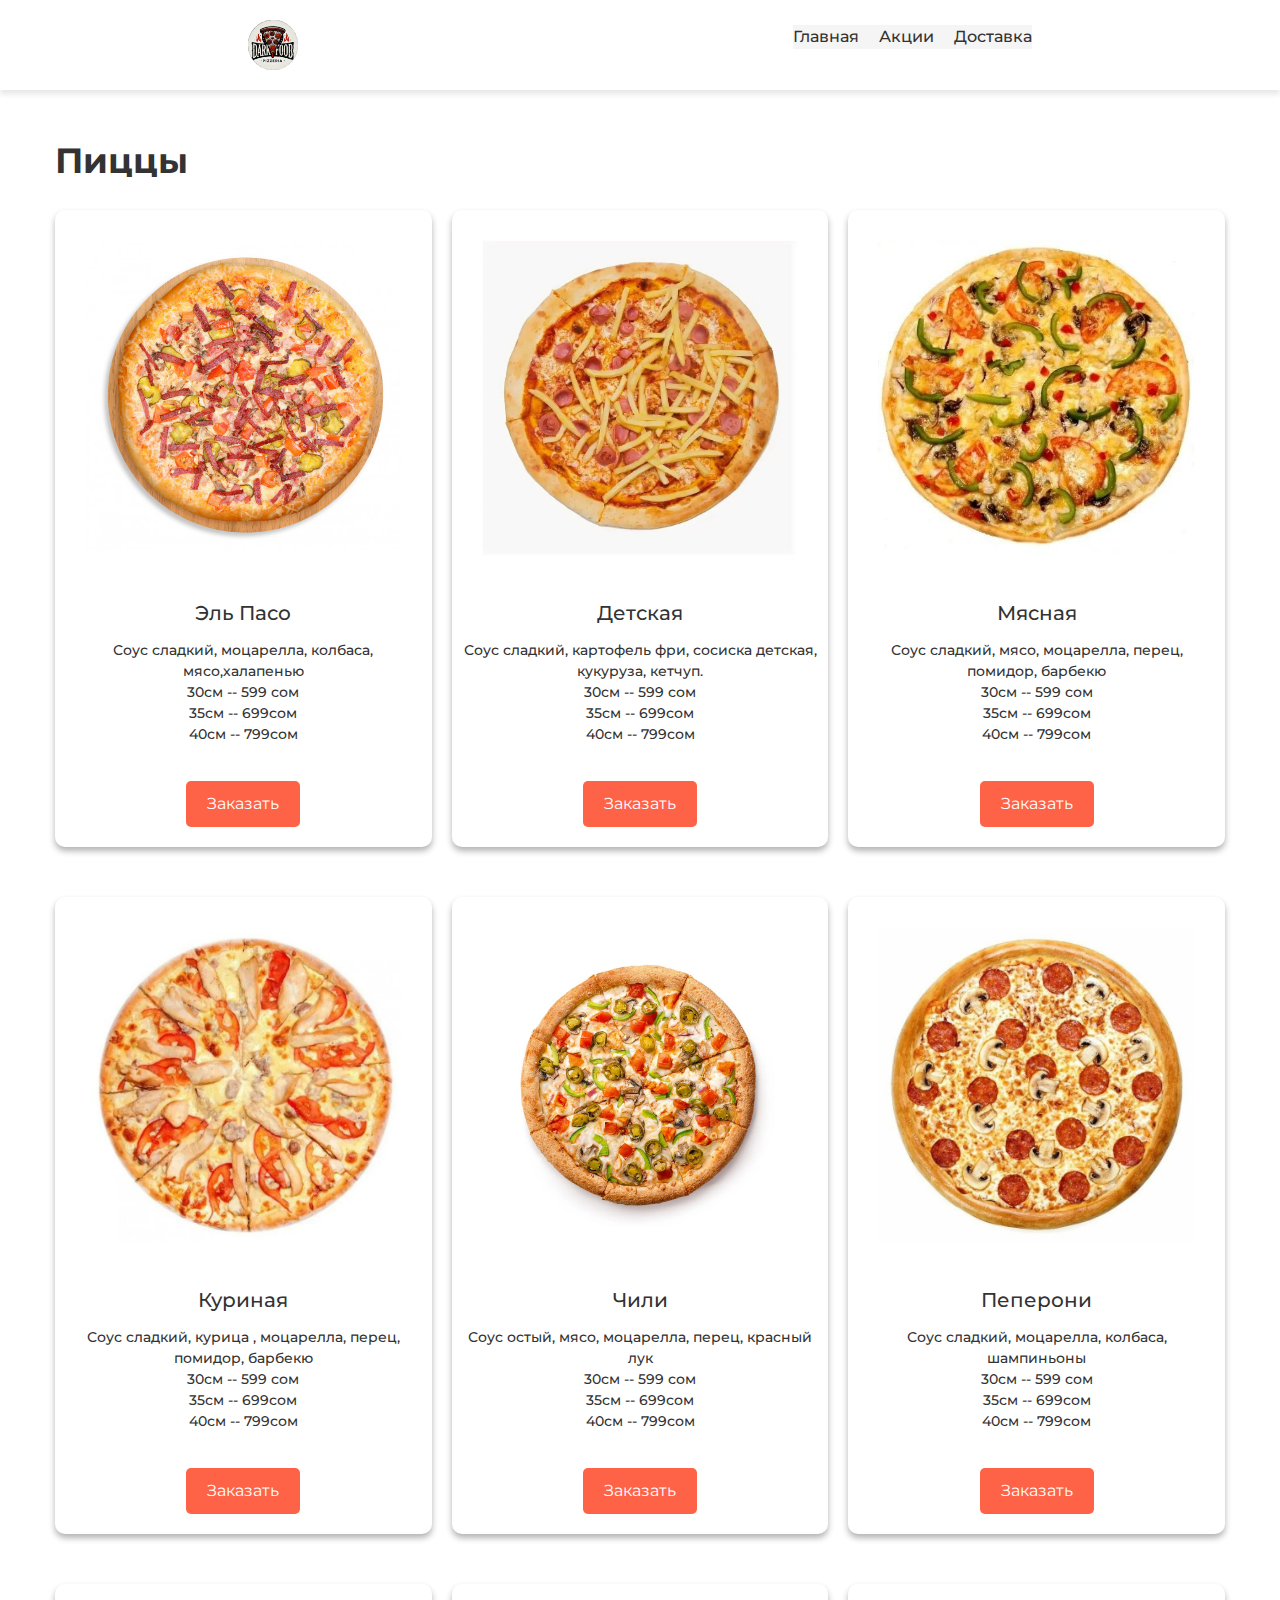
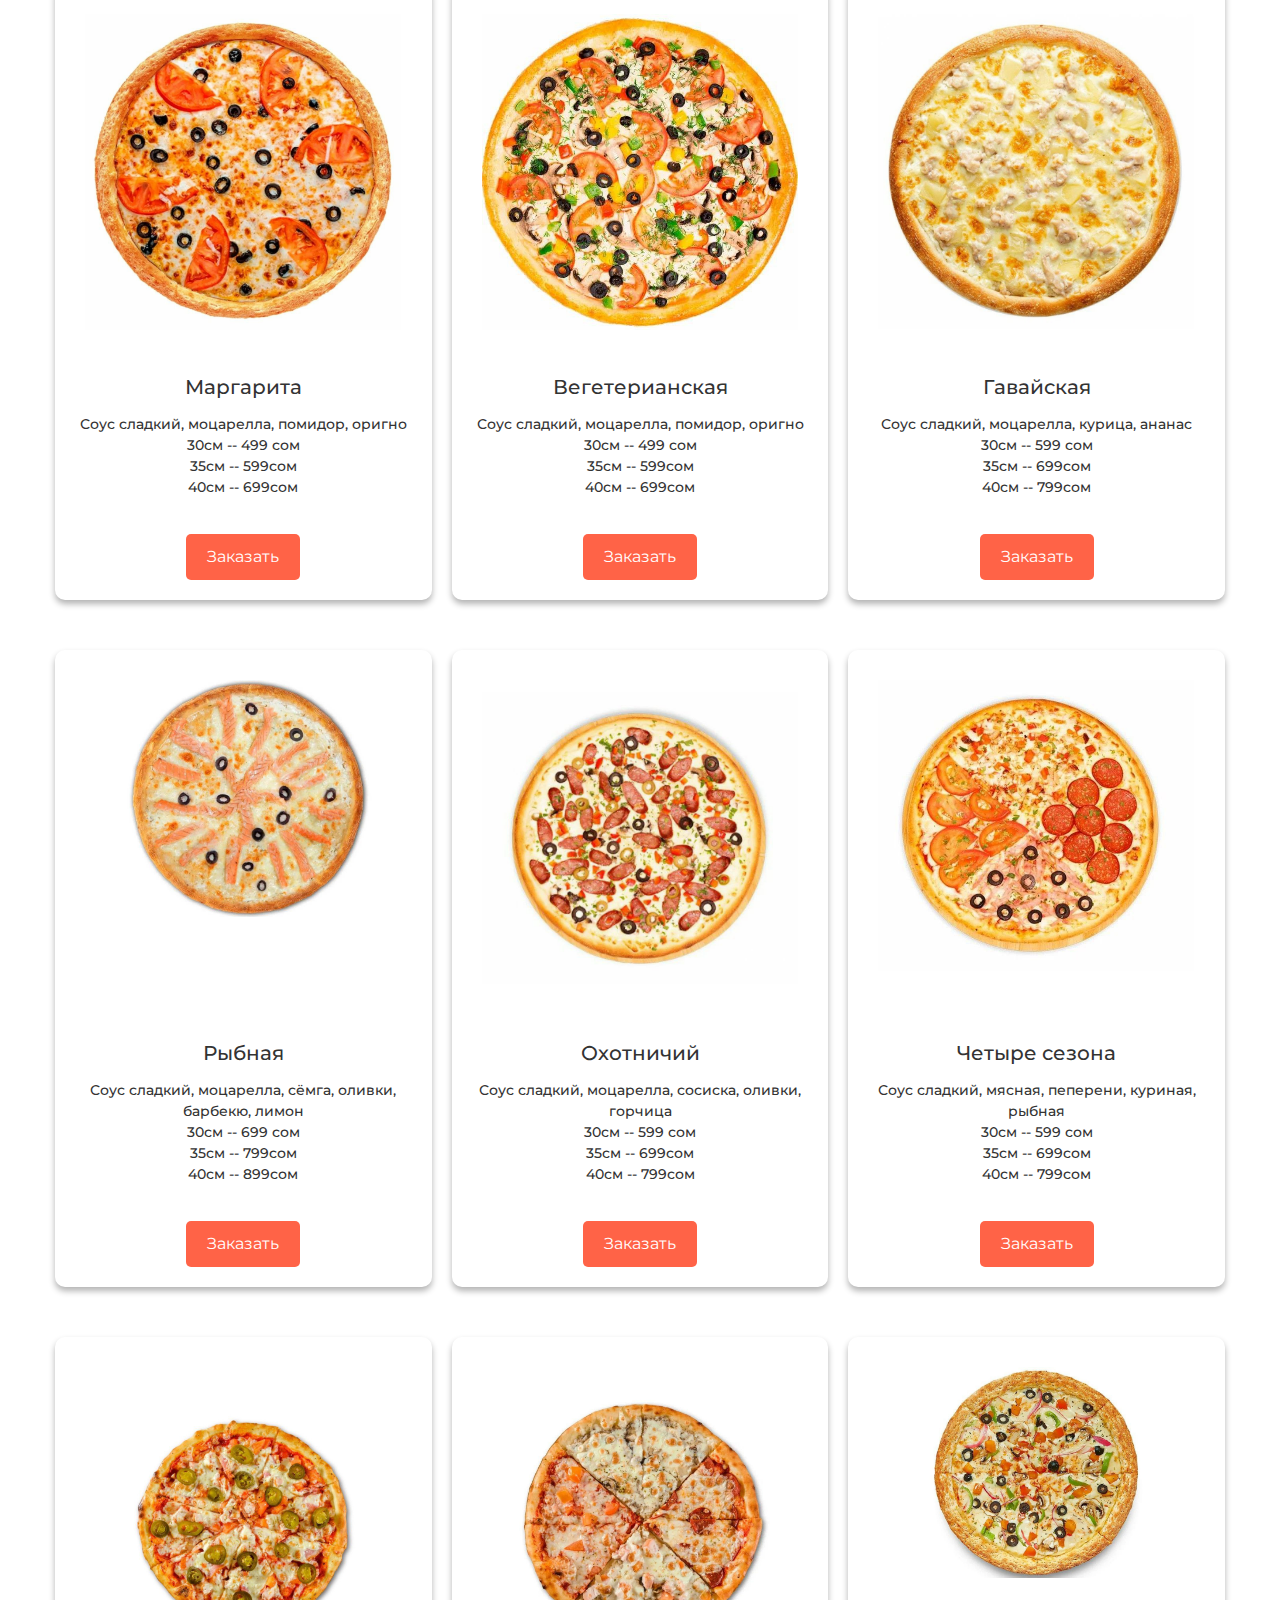
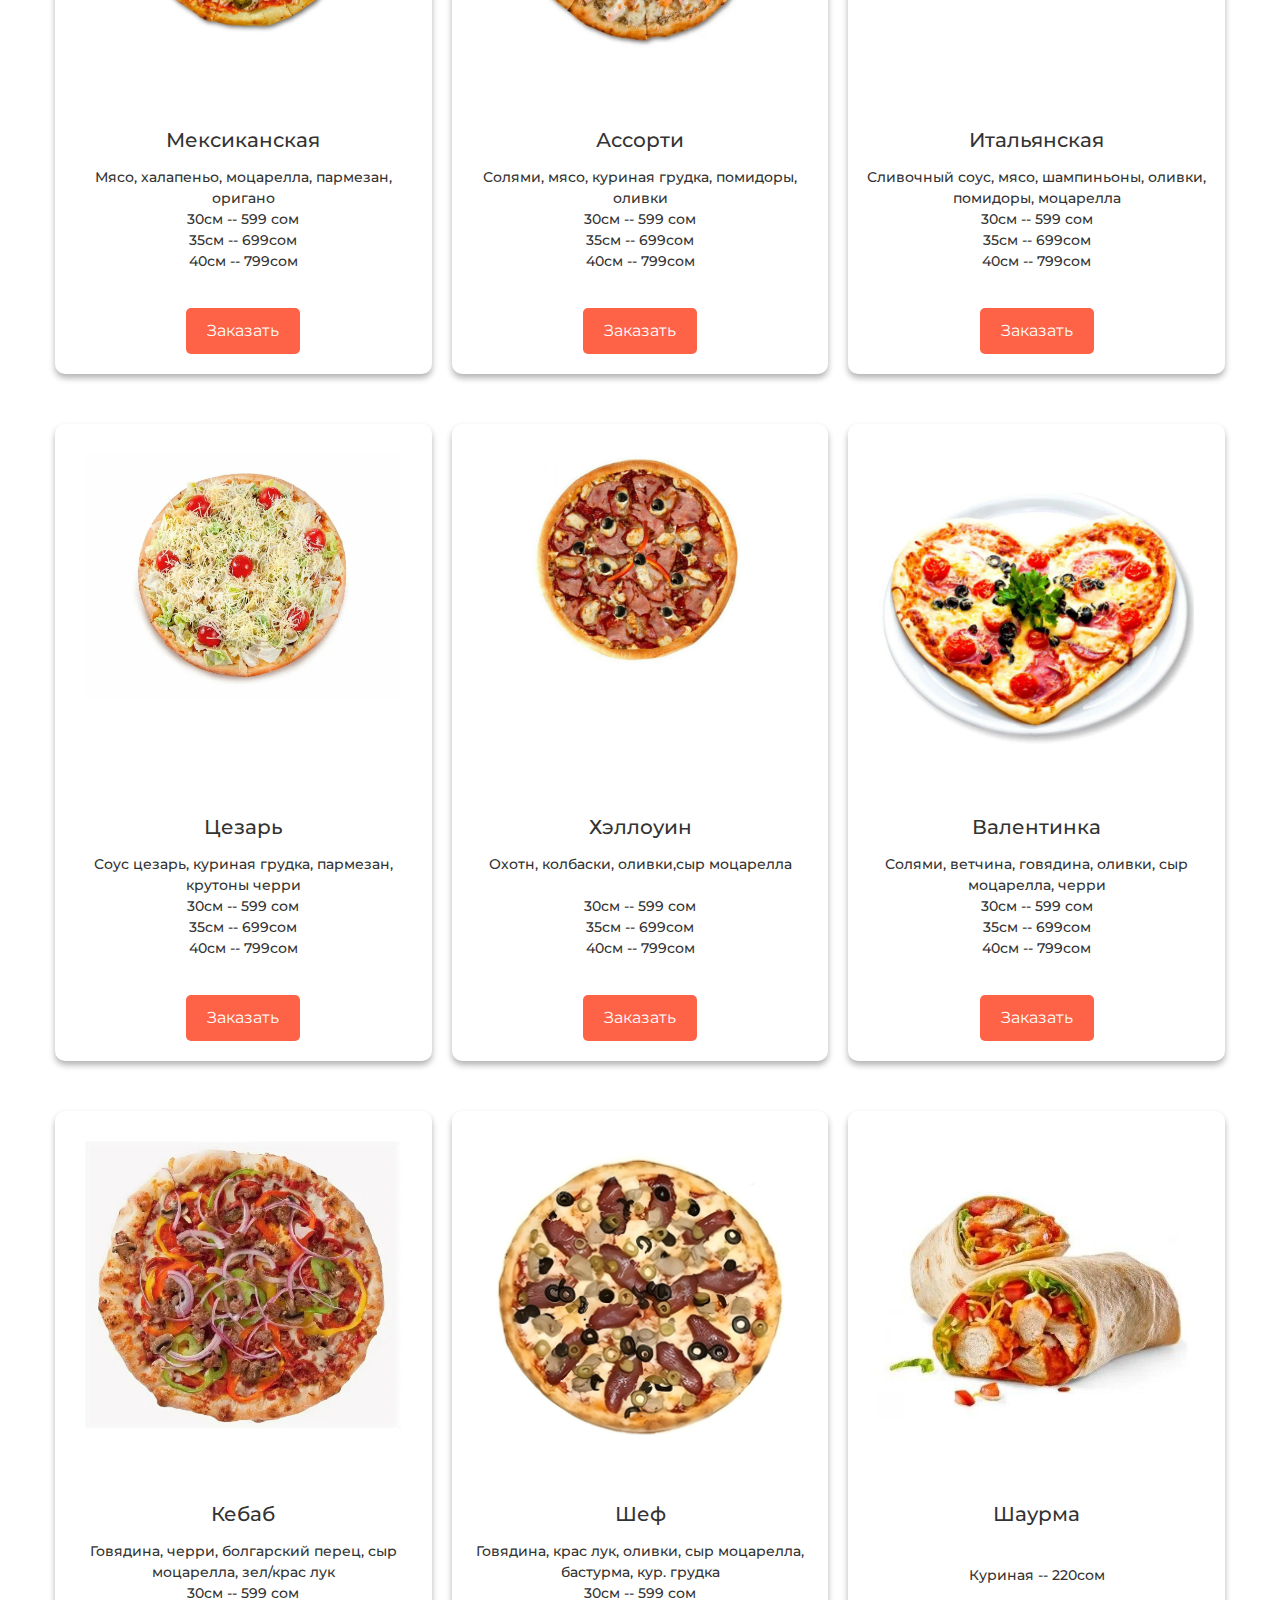
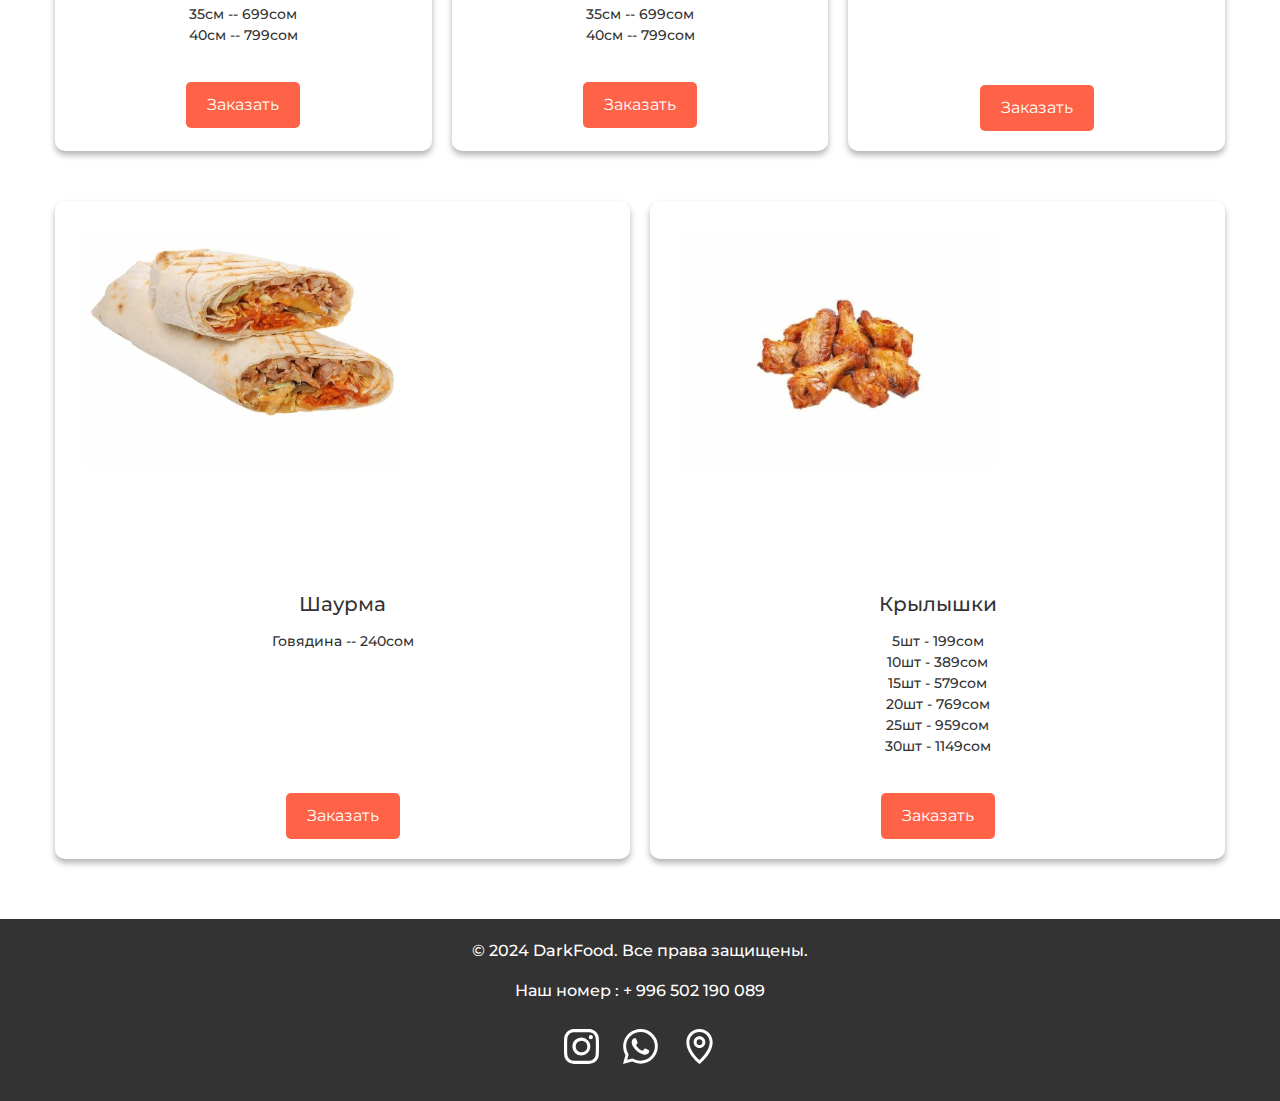
<file: index.html>
<!DOCTYPE html>
<html lang="ru">
<head>
    <meta charset="UTF-8">
    <meta name="viewport" content="width=device-width, initial-scale=1.0">
    <title>Dark Food</title>
	<link rel="stylesheet" href="https://cdn.jsdelivr.net/npm/bootstrap@4.0.0/dist/css/bootstrap.min.css" integrity="sha384-Gn5384xqQ1aoWXA+058RXPxPg6fy4IWvTNh0E263XmFcJlSAwiGgFAW/dAiS6JXm" crossorigin="anonymous">
    <link rel="preconnect" href="https://fonts.googleapis.com">
    <link rel="preconnect" href="https://fonts.gstatic.com" crossorigin>
	<link rel="shortcut icon" href="IMG_2168.PNG" type="image/x-icon">
    <link href="https://fonts.googleapis.com/css2?family=Montserrat:ital,wght@0,100..900;1,100..900&display=swap" rel="stylesheet">
   
    <link rel="stylesheet" href="new.css">
    <link rel="stylesheet" href="scss.scss">
    
</head>
<body>

    <!-- Хедер -->
    <header id="header">
        <nav class="container1">
            <div class="logo">
                <img src="IMG_2168.PNG" alt="DarkFood">
            </div>
            
            <div class="menu">
               <ul class="grid">
                    <li><a class="title" href="index.html">Главная</a></li>
                    <li><a class="title" href="discounts.html">Акции</a></li>
<!--                     <li><a class="title" href="contact.html">О нас</a></li> -->
                    <li class="deliver"><a class="title" href="deliver.html">Доставка</a></li>
                </ul>
            </div>
            <div class="toggle icon-menu">Меню</div>
            <div class="toggle icon-close">Закрыть</div>
        </nav>
    </header>
    <!-- Карточки товаров -->
    <section class="products">
        <div class="container">
            <h1 id="menu" style="font-weight: 700; font-size: 35px;"> Пиццы</h1>
                     <div class="product-grid">
                        
                <div class="product-card">
                    <div class="img">
                        <img src="эль пассо.jpg" alt="Пицца">
                    </div>
                    <h3>Эль Пасо</h3>
                    <p>Соус сладкий, моцарелла, колбаса, мясо,халапенью <br> 30см -- 599 сом <br> 35см -- 699сом <br> 40см -- 799сом </p>
                    <a href="https://strannosti.github.io/form/" class="btn">Заказать</a>
                </div>
                <div class="product-card">
                    <div class="img">
                        <img src="детская.jpg" alt="Паста">
                    </div>
                    <h3>Детская</h3>
                    <p>Соус сладкий, картофель фри, сосиска детская, кукуруза, кетчуп. <br> 30см -- 599 сом <br>  35см -- 699сом <br> 40см -- 799сом   </p>
                    <a href="https://strannosti.github.io/form/" class="btn">Заказать</a>
                </div>
                <div class="product-card">
                    <div class="img">
                        <img src="мясная.jpg" alt="Пицца">
                    </div>
                    <h3>Мясная</h3>
                    <p>Соус сладкий, мясо, моцарелла, перец, помидор, барбекю <br> 30см -- 599 сом <br>  35см -- 699сом <br> 40см -- 799сом  </p>
                    <a href="https://strannosti.github.io/form/" class="btn">Заказать</a>
                </div>
                <div class="product-card">
                    <div class="img">
                        <img src="куриная.jpg " alt="Паста">
                    </div>
                    <h3>Куриная</h3>
                    <p>Соус сладкий, курица , моцарелла, перец, помидор, барбекю <br> 30см -- 599 сом <br>  35см -- 699сом <br> 40см -- 799сом </p>
                    <a href="https://strannosti.github.io/form/" class="btn">Заказать</a>
                </div>
                <div class="product-card">
                    <div class="img">
                        <img src="Чили2.jpg" alt="Пицца">
                    </div>
                    <h3>Чили</h3>
                    <p>Соус остый, мясо, моцарелла, перец, красный лук <br> 30см -- 599 сом <br>  35см -- 699сом <br> 40см -- 799сом </p>
                    <a href="https://strannosti.github.io/form/" class="btn">Заказать</a>
                </div>
                <div class="product-card">
                    <div class="img">
                        <img src="Пепперони.jpg" alt="Паста">
                    </div>
                    <h3>Пеперони</h3>
                    <p>Соус сладкий, моцарелла, колбаса, шампиньоны <br> 30см -- 599 сом <br>  35см -- 699сом <br> 40см -- 799сом </p>
                    <a href="https://strannosti.github.io/form/" class="btn">Заказать</a>
                </div>
                <div class="product-card">
                    <div class="img">
                        <img src="маргарита.jpg" alt="Пицца">
                    </div>
                    <h3>Маргарита</h3>
                    <p>Соус сладкий, моцарелла, помидор, оригно <br> 30см -- 499 сом <br>  35см -- 599сом <br> 40см -- 699сом </p>
                    <a href="https://strannosti.github.io/form/" class="btn">Заказать</a>
                </div>
                <div class="product-card">
                    <div class="img">
                        <img src="веганская.jpg" alt="Паста">
                    </div>
                    <h3>Вегетерианская</h3>
                    <p>Соус сладкий, моцарелла, помидор, оригно <br> 30см -- 499 сом <br>  35см -- 599сом <br> 40см -- 699сом </p>
                    <a href="https://strannosti.github.io/form/" class="btn">Заказать</a>
                </div>
                <div class="product-card">
                    <div class="img">
                        <img src="гавайская.jpg " alt="Пицца">
                    </div>
                    <h3>Гавайская</h3>
                    <p>Соус сладкий, моцарелла, курица, ананас <br> 30см -- 599 сом <br>  35см -- 699сом <br> 40см -- 799сом</p>
                    <a href="https://strannosti.github.io/form/" class="btn">Заказать</a>
                </div>
                <div class="product-card">
                    <div class="img">
                        <img src="рыбная.jpg " alt="Паста">
                    </div>
                    <h3>Рыбная</h3>
                    <p>Соус сладкий, моцарелла, сёмга, оливки, барбекю, лимон <br> 30см -- 699 сом <br>  35см -- 799сом <br> 40см -- 899сом</p>
                    <a href="https://strannosti.github.io/form/" class="btn">Заказать</a>
                </div>
                <div class="product-card">
                    <div class="img">
                        <img src="охотничья.jpg " alt="Пицца">
                    </div>
                    <h3>Охотничий</h3>
                    <p>Соус сладкий, моцарелла, сосиска, оливки, горчица <br> 30см -- 599 сом <br>  35см -- 699сом <br> 40см -- 799сом </p>
                    <a href="https://strannosti.github.io/form/" class="btn">Заказать</a>
                </div>
                <div class="product-card">
                    <div class="img">
                        <img src="четыресезона.jpg " alt="Пицца">
                    </div>
                    <h3>Четыре сезона</h3>
                    <p>Соус сладкий, мясная, пеперени, куриная, рыбная <br> 30см -- 599 сом <br>  35см -- 699сом <br> 40см -- 799сом</p>
                    <a href="https://strannosti.github.io/form/" class="btn">Заказать</a>
                </div>
                <div class="product-card">
                    <div class="img">
                        <img src="мексиканская.озп.jpg" alt="Пицца">
                    </div>
                    <h3>Мексиканская</h3>
                    <p>Мясо, халапеньо, моцарелла, пармезан, оригано <br> 30см -- 599 сом <br> 35см -- 699сом <br> 40см -- 799сом </p>
                    <a href="https://strannosti.github.io/form/" class="btn">Заказать</a>
                </div>
                <div class="product-card">
                    <div class="img">
                        <img src="Ассорти.jpg" alt="Паста">
                    </div>
                    <h3>Ассорти</h3>
                    <p>Солями, мясо, куриная грудка, помидоры, оливки <br> 30см -- 599 сом <br>  35см -- 699сом <br> 40см -- 799сом   </p>
                    <a href="https://strannosti.github.io/form/" class="btn">Заказать</a>
                </div>
                <div class="product-card">
                    <div class="img">
                        <img src="итальянская.jpg" alt="Пицца">
                    </div>
                    <h3>Итальянская</h3>
                    <p>Сливочный соус, мясо, шампиньоны, оливки, помидоры, моцарелла<br> 30см -- 599 сом <br>  35см -- 699сом <br> 40см -- 799сом  </p>
                    <a href="https://strannosti.github.io/form/" class="btn">Заказать</a>
                </div>
                <div class="product-card">
                    <div class="img">
                        <img src="цезарь.jpg " alt="Паста">
                    </div>    
                    <h3>Цезарь</h3>
                    <p>Соус цезарь, куриная грудка, пармезан, крутоны черри<br> 30см -- 599 сом <br>  35см -- 699сом <br> 40см -- 799сом </p>
                    <a href="https://strannosti.github.io/form/" class="btn">Заказать</a>
                </div>
                <div class="product-card">
                    <div class="img">
                        <img src="хэллоуин.jpg" alt="Пицца">
                    </div>
                    <h3>Хэллоуин</h3>
                    <p>Охотн, колбаски, оливки,сыр моцарелла<br> <br> 30см -- 599 сом <br>  35см -- 699сом <br> 40см -- 799сом </p>
                    <a href="https://strannosti.github.io/form/" class="btn">Заказать</a>
                </div>
                <div class="product-card">
                    <div class="img">
                        <img src="валентинка.jpg" alt="Паста">
                    </div>    
                    <h3>Валентинка</h3>
                    <p>Солями, ветчина, говядина, оливки, сыр моцарелла, черри <br> 30см -- 599 сом <br>  35см -- 699сом <br> 40см -- 799сом </p>
                    <a href="https://strannosti.github.io/form/" class="btn">Заказать</a>
                </div>
                <div class="product-card">
                    <div class="img">
                        <img src="Кебаб.jpg" alt="Пицца">
                    </div>
                    <h3>Кебаб</h3>
                    <p>Говядина, черри, болгарский перец, сыр моцарелла, зел/крас лук <br> 30см -- 599 сом <br>  35см -- 699сом <br> 40см -- 799сом </p>
                    <a href="https://strannosti.github.io/form/" class="btn">Заказать</a>
                </div>
                <div class="product-card">
                    <div class="img">
                        <img src="шеф.jpg" alt="Паста">
                    </div>
                    <h3>Шеф</h3>
                    <p>Говядина, крас лук, оливки, сыр моцарелла, бастурма, кур. грудка <br> 30см -- 599 сом <br>  35см -- 699сом <br> 40см -- 799сом   </p>
                    <a href="https://strannosti.github.io/form/" class="btn">Заказать</a>
                </div>
                <div class="product-card">
                    <div class="img">
                        <img src="курица шаурма.jpg " alt="Пицца">
                    </div>
                    <h3>Шаурма <br> <br> </h3>
                    <p>Куриная -- 220сом   <br> <br> <br> <br> </p>
                    <a href="https://strannosti.github.io/form/" class="btn">Заказать</a>
                </div>
                <div class="product-card">
                    <div class="img">
                        <img src="говядинашаурма.jpg " alt="Паста">
                    </div>
                    <h3>Шаурма</h3>
                    <p>Говядина -- 240сом   <br> <br> <br> <br>  <br> <br> </p>
                    <a href="https://strannosti.github.io/form/" class="btn">Заказать</a>
                </div>
                <div class="product-card">
                    <div class="img">
                        <img src="крылышки.jpg " alt="Пицца">
                    </div>
                    <h3>Крылышки</h3>
                    <p>5шт - 199сом <br> 10шт - 389сом <br> 15шт - 579сом <br> 20шт - 769сом <br> 25шт - 959сом <br> 30шт - 1149сом </p>
                    <a href="https://strannosti.github.io/form/" class="btn">Заказать</a>
                </div>



                
            </div>
        </div>
    </section>

    <!-- Подвал -->
    <footer>
        <div class="container">
            <div class="icons"><p>&copy; 2024 DarkFood. Все права защищены.</p></div>
            <p>Наш номер :  + 996 502 190 089   </p>
            <div class="icons">
           <a href="https://www.instagram.com/darkfood.kg?igsh=b2h4cnlkOGZuZW96"> <svg xmlns="http://www.w3.org/2000/svg" width="35" height="35" fill="currentColor" class="bi bi-instagram" viewBox="0 0 16 16" color="white" style="margin: 10px;">
                <path d="M8 0C5.829 0 5.556.01 4.703.048 3.85.088 3.269.222 2.76.42a3.9 3.9 0 0 0-1.417.923A3.9 3.9 0 0 0 .42 2.76C.222 3.268.087 3.85.048 4.7.01 5.555 0 5.827 0 8.001c0 2.172.01 2.444.048 3.297.04.852.174 1.433.372 1.942.205.526.478.972.923 1.417.444.445.89.719 1.416.923.51.198 1.09.333 1.942.372C5.555 15.99 5.827 16 8 16s2.444-.01 3.298-.048c.851-.04 1.434-.174 1.943-.372a3.9 3.9 0 0 0 1.416-.923c.445-.445.718-.891.923-1.417.197-.509.332-1.09.372-1.942C15.99 10.445 16 10.173 16 8s-.01-2.445-.048-3.299c-.04-.851-.175-1.433-.372-1.941a3.9 3.9 0 0 0-.923-1.417A3.9 3.9 0 0 0 13.24.42c-.51-.198-1.092-.333-1.943-.372C10.443.01 10.172 0 7.998 0zm-.717 1.442h.718c2.136 0 2.389.007 3.232.046.78.035 1.204.166 1.486.275.373.145.64.319.92.599s.453.546.598.92c.11.281.24.705.275 1.485.039.843.047 1.096.047 3.231s-.008 2.389-.047 3.232c-.035.78-.166 1.203-.275 1.485a2.5 2.5 0 0 1-.599.919c-.28.28-.546.453-.92.598-.28.11-.704.24-1.485.276-.843.038-1.096.047-3.232.047s-2.39-.009-3.233-.047c-.78-.036-1.203-.166-1.485-.276a2.5 2.5 0 0 1-.92-.598 2.5 2.5 0 0 1-.6-.92c-.109-.281-.24-.705-.275-1.485-.038-.843-.046-1.096-.046-3.233s.008-2.388.046-3.231c.036-.78.166-1.204.276-1.486.145-.373.319-.64.599-.92s.546-.453.92-.598c.282-.11.705-.24 1.485-.276.738-.034 1.024-.044 2.515-.045zm4.988 1.328a.96.96 0 1 0 0 1.92.96.96 0 0 0 0-1.92m-4.27 1.122a4.109 4.109 0 1 0 0 8.217 4.109 4.109 0 0 0 0-8.217m0 1.441a2.667 2.667 0 1 1 0 5.334 2.667 2.667 0 0 1 0-5.334"/>
              </svg>
            </a>
            <a href="https://api.whatsapp.com/send/?phone=996700480840&text&type=phone_number&app_absent=0">
                <svg xmlns="http://www.w3.org/2000/svg" width="35" height="35" fill="currentColor" class="bi bi-whatsapp" viewBox="0 0 16 16" color="white" style="margin: 10px">
                    <path d="M13.601 2.326A7.85 7.85 0 0 0 7.994 0C3.627 0 .068 3.558.064 7.926c0 1.399.366 2.76 1.057 3.965L0 16l4.204-1.102a7.9 7.9 0 0 0 3.79.965h.004c4.368 0 7.926-3.558 7.93-7.93A7.9 7.9 0 0 0 13.6 2.326zM7.994 14.521a6.6 6.6 0 0 1-3.356-.92l-.24-.144-2.494.654.666-2.433-.156-.251a6.56 6.56 0 0 1-1.007-3.505c0-3.626 2.957-6.584 6.591-6.584a6.56 6.56 0 0 1 4.66 1.931 6.56 6.56 0 0 1 1.928 4.66c-.004 3.639-2.961 6.592-6.592 6.592m3.615-4.934c-.197-.099-1.17-.578-1.353-.646-.182-.065-.315-.099-.445.099-.133.197-.513.646-.627.775-.114.133-.232.148-.43.05-.197-.1-.836-.308-1.592-.985-.59-.525-.985-1.175-1.103-1.372-.114-.198-.011-.304.088-.403.087-.088.197-.232.296-.346.1-.114.133-.198.198-.33.065-.134.034-.248-.015-.347-.05-.099-.445-1.076-.612-1.47-.16-.389-.323-.335-.445-.34-.114-.007-.247-.007-.38-.007a.73.73 0 0 0-.529.247c-.182.198-.691.677-.691 1.654s.71 1.916.81 2.049c.098.133 1.394 2.132 3.383 2.992.47.205.84.326 1.129.418.475.152.904.129 1.246.08.38-.058 1.171-.48 1.338-.943.164-.464.164-.86.114-.943-.049-.084-.182-.133-.38-.232"/>
                  </svg>
            </a>
            <a href="https://2gis.kg/bishkek/geo/15763234350972561">
                <svg fill="#fff" height="35px" width="35px" version="1.1" id="XMLID_238_" xmlns="http://www.w3.org/2000/svg" xmlns:xlink="http://www.w3.org/1999/xlink" style="margin: 10px" viewBox=" 0 0 24 24" xml:space="preserve">
<g id="location">
	<g>
		<path d="M12,24l-0.7-0.6C11,23.1,3,16.5,3,9c0-5,4-9,9-9s9,4,9,9c0,7.5-8,14.1-8.3,14.4L12,24z M12,2C8.1,2,5,5.1,5,9
			c0,5.4,5.1,10.5,7,12.3c1.9-1.8,7-6.9,7-12.3C19,5.1,15.8,2,12,2z M12,13c-2.2,0-4-1.8-4-4s1.8-4,4-4s4,1.8,4,4S14.2,13,12,13z
			 M12,7c-1.1,0-2,0.9-2,2s0.9,2,2,2s2-0.9,2-2S13.1,7,12,7z"/>
	</g>
</g>
</svg>
            </a>
        </div>
        </div>
    </footer>
    <script src="https://code.jquery.com/jquery-3.2.1.slim.min.js"
    integrity="sha384-KJ3o2DKtIkvYIK3UENzmM7KCkRr/rE9/Qpg6aAZGJwFDMVNA/GpGFF93hXpG5KkN"
    crossorigin="anonymous"></script>
<script src="https://cdn.jsdelivr.net/npm/popper.js@1.12.9/dist/umd/popper.min.js"
    integrity="sha384-ApNbgh9B+Y1QKtv3Rn7W3mgPxhU9K/ScQsAP7hUibX39j7fakFPskvXusvfa0b4Q"
    crossorigin="anonymous"></script>
<script src="https://cdn.jsdelivr.net/npm/bootstrap@4.0.0/dist/js/bootstrap.min.js"
    integrity="sha384-JZR6Spejh4U02d8jOt6vLEHfe/JQGiRRSQQxSfFWpi1MquVdAyjUar5+76PVCmYl"
    crossorigin="anonymous"></script>
</body>
<script src="main.js"></script>
<script>
    fetch('http://127.0.0.1:8000/api/pizzas/')
    .then(response => response.json())
    .then(data => {
        const container = document.querySelector('.product-grid');
        data.forEach(product => {
        const card = document.createElement('div');
        card.classList.add('product-card');
        card.innerHTML = `
            <img src="${product.image}" alt="${product.name}">
            <h3>${product.name}</h3>
            <p>${product.description}  </p>

            <a href="https://strannosti.github.io/form/" class="btn">Заказать</a>
        `;
        container.appendChild(card);
        });
    });
</script>
</html>
</file>
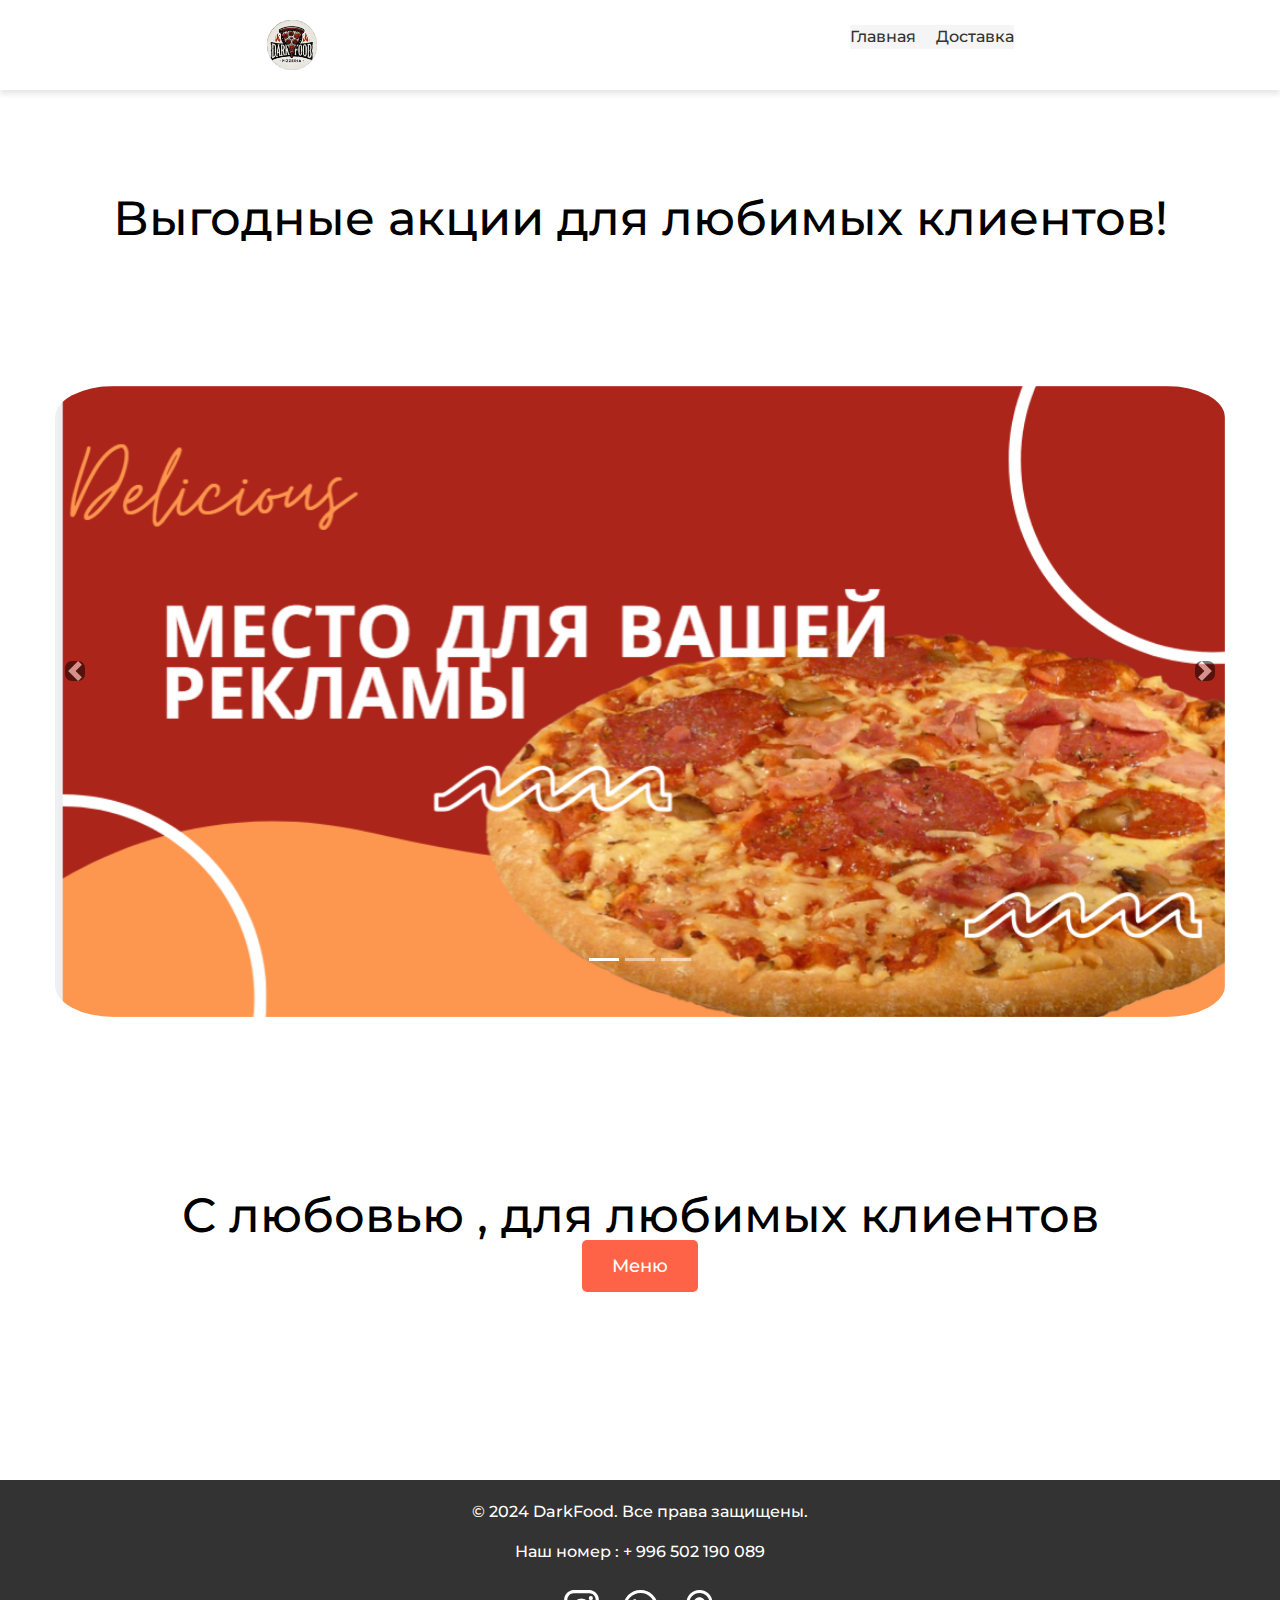
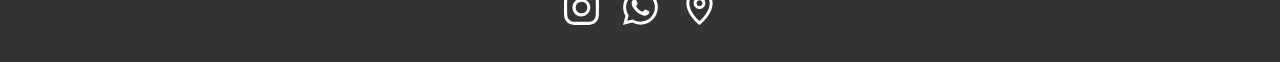
<file: discounts.html>
<!DOCTYPE html>
<html lang="ru">
<head>
    <meta charset="UTF-8">
    <meta name="viewport" content="width=device-width, initial-scale=1.0">
    <title>Dark Food</title>
 <link rel="stylesheet" href="https://cdn.jsdelivr.net/npm/bootstrap@4.0.0/dist/css/bootstrap.min.css" integrity="sha384-Gn5384xqQ1aoWXA+058RXPxPg6fy4IWvTNh0E263XmFcJlSAwiGgFAW/dAiS6JXm" crossorigin="anonymous">
    <link rel="preconnect" href="https://fonts.googleapis.com">
    <link rel="preconnect" href="https://fonts.gstatic.com" crossorigin>
	<link rel="shortcut icon" href="IMG_2168.PNG" type="image/x-icon">
    <link href="https://fonts.googleapis.com/css2?family=Montserrat:ital,wght@0,100..900;1,100..900&display=swap" rel="stylesheet">
   
    <link rel="stylesheet" href="new.css">
    <link rel="stylesheet" href="scss.scss">
    
</head>
<body>

    <!-- Хедер -->
    <header id="header">
        <nav class="container1">
            <div class="logo">
                <img src="IMG_2168.PNG" alt="DarkFood">
            </div>
            
            <div class="menu">
               <ul class="grid">
                    <li><a class="title" href="index.html">Главная</a></li>
<!--                     <li><a class="title" href="contact.html">О нас</a></li> -->
                    <li class="deliver"><a class="title" href="deliver.html">Доставка</a></li>
                </ul>
            </div>
            <div class="toggle icon-menu">Меню</div>
            <div class="toggle icon-close">Закрыть</div>
        </nav>
    </header>

    <!-- Баннер -->
    <section class="hero">
            <div class="container">
                <h1>Выгодные акции для любимых клиентов! </h1>
                <html lang="en">
                <head>
                    <meta charset="UTF-8">
                    <meta name="viewport" content="width=device-width, initial-scale=1.0">
                    <title>Document</title>

            </div> 
        
        </section>
 <section class="section-slider container" >
        <div id="carouselExampleIndicators" class="carousel slide section-slider__slider" data-ride="carousel">
            <ol class="carousel-indicators">
                <li data-target="#carouselExampleIndicators" data-slide-to="0" class="active"></li>
                <li data-target="#carouselExampleIndicators" data-slide-to="1"></li>
                <li data-target="#carouselExampleIndicators" data-slide-to="2"></li>
            </ol>
            <div class="carousel-inner" >
                <div class="carousel-item active">
                    <img class="d-block w-100" src="discounts.jpg" alt="First slide">
                </div>
                <div class="carousel-item">
                    <img class="d-block w-100" src="discounts.jpg" alt="Second slide">
                </div>
                <div class="carousel-item">
                    <img class="d-block w-100" src="discounts.jpg" alt="Third slide">
                </div>
            </div>
            <a class="carousel-control-prev" href="#carouselExampleIndicators" role="button" data-slide="prev">
                <span class="carousel-control-prev-icon" aria-hidden="true"></span>
                <span class="sr-only">Previous</span>
            </a>
            <a class="carousel-control-next" href="#carouselExampleIndicators" role="button" data-slide="next">
                <span class="carousel-control-next-icon" aria-hidden="true"></span>
                <span class="sr-only">Next</span>
            </a>
        </div>
        <section class="hero">
            <div class="container">
                    <section class="hero">
            <div class="container">
                <h1>  C любовью , для любимых клиентов</h1>
                <html lang="en">
                <head>
                    <meta charset="UTF-8">
                    <meta name="viewport" content="width=device-width, initial-scale=1.0">
                    <title>Document</title>
            </div> 
                <a href="index.html" class="cta-btn">Меню</a>   
            </div> 
        
        </section>
</section>
    <footer>
        <div class="container">
            <div class="icons"><p>&copy; 2024 DarkFood. Все права защищены.</p></div>
            <p>Наш номер :  + 996 502 190 089   </p>
            <div class="icons">
           <a href="https://www.instagram.com/direct/t/17845429014312216"> <svg xmlns="http://www.w3.org/2000/svg" width="35" height="35" fill="currentColor" class="bi bi-instagram" viewBox="0 0 16 16" color="white" style="margin: 10px;">
                <path d="M8 0C5.829 0 5.556.01 4.703.048 3.85.088 3.269.222 2.76.42a3.9 3.9 0 0 0-1.417.923A3.9 3.9 0 0 0 .42 2.76C.222 3.268.087 3.85.048 4.7.01 5.555 0 5.827 0 8.001c0 2.172.01 2.444.048 3.297.04.852.174 1.433.372 1.942.205.526.478.972.923 1.417.444.445.89.719 1.416.923.51.198 1.09.333 1.942.372C5.555 15.99 5.827 16 8 16s2.444-.01 3.298-.048c.851-.04 1.434-.174 1.943-.372a3.9 3.9 0 0 0 1.416-.923c.445-.445.718-.891.923-1.417.197-.509.332-1.09.372-1.942C15.99 10.445 16 10.173 16 8s-.01-2.445-.048-3.299c-.04-.851-.175-1.433-.372-1.941a3.9 3.9 0 0 0-.923-1.417A3.9 3.9 0 0 0 13.24.42c-.51-.198-1.092-.333-1.943-.372C10.443.01 10.172 0 7.998 0zm-.717 1.442h.718c2.136 0 2.389.007 3.232.046.78.035 1.204.166 1.486.275.373.145.64.319.92.599s.453.546.598.92c.11.281.24.705.275 1.485.039.843.047 1.096.047 3.231s-.008 2.389-.047 3.232c-.035.78-.166 1.203-.275 1.485a2.5 2.5 0 0 1-.599.919c-.28.28-.546.453-.92.598-.28.11-.704.24-1.485.276-.843.038-1.096.047-3.232.047s-2.39-.009-3.233-.047c-.78-.036-1.203-.166-1.485-.276a2.5 2.5 0 0 1-.92-.598 2.5 2.5 0 0 1-.6-.92c-.109-.281-.24-.705-.275-1.485-.038-.843-.046-1.096-.046-3.233s.008-2.388.046-3.231c.036-.78.166-1.204.276-1.486.145-.373.319-.64.599-.92s.546-.453.92-.598c.282-.11.705-.24 1.485-.276.738-.034 1.024-.044 2.515-.045zm4.988 1.328a.96.96 0 1 0 0 1.92.96.96 0 0 0 0-1.92m-4.27 1.122a4.109 4.109 0 1 0 0 8.217 4.109 4.109 0 0 0 0-8.217m0 1.441a2.667 2.667 0 1 1 0 5.334 2.667 2.667 0 0 1 0-5.334"/>
              </svg>
            </a>
            <a href="https://api.whatsapp.com/send/?phone=996700480840&text&type=phone_number&app_absent=0">
                <svg xmlns="http://www.w3.org/2000/svg" width="35" height="35" fill="currentColor" class="bi bi-whatsapp" viewBox="0 0 16 16" color="white" style="margin: 10px">
                    <path d="M13.601 2.326A7.85 7.85 0 0 0 7.994 0C3.627 0 .068 3.558.064 7.926c0 1.399.366 2.76 1.057 3.965L0 16l4.204-1.102a7.9 7.9 0 0 0 3.79.965h.004c4.368 0 7.926-3.558 7.93-7.93A7.9 7.9 0 0 0 13.6 2.326zM7.994 14.521a6.6 6.6 0 0 1-3.356-.92l-.24-.144-2.494.654.666-2.433-.156-.251a6.56 6.56 0 0 1-1.007-3.505c0-3.626 2.957-6.584 6.591-6.584a6.56 6.56 0 0 1 4.66 1.931 6.56 6.56 0 0 1 1.928 4.66c-.004 3.639-2.961 6.592-6.592 6.592m3.615-4.934c-.197-.099-1.17-.578-1.353-.646-.182-.065-.315-.099-.445.099-.133.197-.513.646-.627.775-.114.133-.232.148-.43.05-.197-.1-.836-.308-1.592-.985-.59-.525-.985-1.175-1.103-1.372-.114-.198-.011-.304.088-.403.087-.088.197-.232.296-.346.1-.114.133-.198.198-.33.065-.134.034-.248-.015-.347-.05-.099-.445-1.076-.612-1.47-.16-.389-.323-.335-.445-.34-.114-.007-.247-.007-.38-.007a.73.73 0 0 0-.529.247c-.182.198-.691.677-.691 1.654s.71 1.916.81 2.049c.098.133 1.394 2.132 3.383 2.992.47.205.84.326 1.129.418.475.152.904.129 1.246.08.38-.058 1.171-.48 1.338-.943.164-.464.164-.86.114-.943-.049-.084-.182-.133-.38-.232"/>
                  </svg>
            </a>
            <a href="https://2gis.kg/bishkek/geo/15763234350972561">
                <svg fill="#fff" height="35px" width="35px" version="1.1" id="XMLID_238_" xmlns="http://www.w3.org/2000/svg" xmlns:xlink="http://www.w3.org/1999/xlink" style="margin: 10px" viewBox=" 0 0 24 24" xml:space="preserve">
<g id="location">
	<g>
		<path d="M12,24l-0.7-0.6C11,23.1,3,16.5,3,9c0-5,4-9,9-9s9,4,9,9c0,7.5-8,14.1-8.3,14.4L12,24z M12,2C8.1,2,5,5.1,5,9
			c0,5.4,5.1,10.5,7,12.3c1.9-1.8,7-6.9,7-12.3C19,5.1,15.8,2,12,2z M12,13c-2.2,0-4-1.8-4-4s1.8-4,4-4s4,1.8,4,4S14.2,13,12,13z
			 M12,7c-1.1,0-2,0.9-2,2s0.9,2,2,2s2-0.9,2-2S13.1,7,12,7z"/>
	</g>
</g>
</svg>
            </a>
        </div>
        </div>
    </footer>
    <script src="https://code.jquery.com/jquery-3.2.1.slim.min.js"
    integrity="sha384-KJ3o2DKtIkvYIK3UENzmM7KCkRr/rE9/Qpg6aAZGJwFDMVNA/GpGFF93hXpG5KkN"
    crossorigin="anonymous"></script>
<script src="https://cdn.jsdelivr.net/npm/popper.js@1.12.9/dist/umd/popper.min.js"
    integrity="sha384-ApNbgh9B+Y1QKtv3Rn7W3mgPxhU9K/ScQsAP7hUibX39j7fakFPskvXusvfa0b4Q"
    crossorigin="anonymous"></script>
<script src="https://cdn.jsdelivr.net/npm/bootstrap@4.0.0/dist/js/bootstrap.min.js"
    integrity="sha384-JZR6Spejh4U02d8jOt6vLEHfe/JQGiRRSQQxSfFWpi1MquVdAyjUar5+76PVCmYl"
    crossorigin="anonymous"></script>
</body>
<script src="main.js"></script>
</html>
</file>
<file: new.css>
* {
    margin: 0;
    padding: 0;
    box-sizing: border-box;
}


body {
    
    font-family: "Montserrat", sans-serif;
    font-optical-sizing: auto;
    font-weight: 500;
    font-style: normal;
    color: #333;
    transition: 0.5s;
    /* b: gray; */

}

html{
    scroll-behavior: smooth;
}

/* Контейнер для центровки элементов */
.container {
    width: 100%;
    max-width: 1200px;
    margin: 0 auto;
    height: auto;
}

/* Хедер */
#header {
    background-color: #fff;
    padding: 20px 0;
    box-shadow: 0 4px 6px rgba(0, 0, 0, 0.1);
    height: auto;
    max-height: auto;
    /* background-image: url(..//imgs//photo_2024-10-04_11-07-08.jpg); */
    
}
.container1{
    display: flex ;
    justify-content:space-around;
    align-items: center;
}
.logo img {
    max-height: 50px ;
    transition: 1s;
}
.nav-menu{
    display: flex;
    align-items:flex-start;
}
nav ul {
    list-style: none;
    display: flex;
    gap: 20px;
    background-color:   whitesmoke;
    transition: 0.5s;
    
}

nav ul ,li a {
    color: #333;
    text-decoration: none;
    font-size: 16px;
    border: #e55335;
    transition: color 0.3s;
}

nav ul ,li a:hover {
    color: #ff6347;
}
.deliver, li{
    list-style: none;
    display: flex;  
    justify-content: flex-end;
     
}

.icon-menu, .icon-close{
    display: none;
    position: absolute;
    right: 60px;
    top: 34px;
}

/* Бургер-меню для мобильных устройств */
/* .burger-menu {
    display: none;
    flex-direction: column;
    gap: 5px;
    cursor: pointer;
    background: white;
    width: 100%;
    height: 100%;
    position: fixed;
}

.burger-menu span {
    width: 25px;
    height: 2px;
} */

.hero {
    background: url() no-repeat center center/cover;
    color: black;
    text-align: center;
    padding: 100px 0;
}

.hero h1 {
    font-size: 48px;
}

.hero p {
    font-size: 24px;
    margin: 20px 0;
}

.cta-btn {
    padding: 15px 30px;
    background-color: #ff6347;
    color: white;
    text-decoration: none;
    font-size: 18px;
    border-radius: 5px;
    transition: background-color 0.3s;
}
.btn{
    align-items: flex-end;
    
}

.cta-btn:hover {
    background-color: #e55335;
}

.carousel-inner{
    top: 30px;
    border-radius:  5% 5%;
}
.carousel-control-prev {
    left: -68px;
    
}
.carousel-control-prev-icon{
     background-color: black;
     border-radius: 35%;
}
.carousel-control-next{
    right: -68px;
}
.carousel-control-next-icon{
    background-color: #000;
    border-radius: 35%;
}
/* Карточки товаров */
.products {
    padding: 50px 0;
}

.product-grid {
    display: flex;
    gap: 20px;
    flex-wrap: wrap;
}

.product-card {
    background-color: white;
    border-radius: 10px;
    box-shadow: 0 4px 6px rgba(0, 0, 0, 0.3);
    overflow: hidden;
    text-align: center;
    flex: 1 1 calc(33.333% - 20px);
    margin-bottom: 10px;
    margin-top: 20px;
    /* transition: 1s; */
}

.img{
  
    width: 376px;
    height: 376px;
}
.product-card  img {
    width: 100%;
    height: auto;
    padding: 30px;
   
    
   
}
.btn{
    align-items: flex-end;
}
.product-card:hover {
    transform: scale(1); 
}
img:hover{
    transition: 5s;
}
.product-card h3 {
    font-size: 20px;
    margin: 15px 0;
}

.product-card p {
    padding: 0 10px;
    font-size: 14px;
}

.btn {
    display: inline-block;
    padding: 10px 20px;
    background-color: #ff6347;
    color: white;
    text-decoration: none;
    border-radius: 5px;
    margin: 20px 0;
    transition: background-color 0.3s;
}

.btn:hover {
    background-color: #e55335;
}

/* Подвал */
footer {
    /* display: inline-block; */
    /* justify-content: space-around; */
    background-color: #333;
    color: white;
    padding: 20px 0;
    text-align: center;

}
.info{
    display: in;
}
.icons{
    display: inline-block;
}

/* Медиазапросы для мобильных устройств */
@media (max-width: 768px) {
    .container1{
        justify-content: left;
        margin-left: 50px;
    }
    .icon-menu{
        display: flex;
    }
    nav.show ul{
        visibility: visible;

        align-items: center;
    }
    .show .icon-menu{
        display: none;
    }
    .show .icon-close{
        display: block;
    }

    .title{
        font-size: 20px;
        font-weight: 700;
    }

    nav ul {
        visibility: hidden;
        flex-direction: column;
        gap: 20px;
        background-color: white;
        position: absolute;
        top: 80px;
        left: 0;
        width: 100%;
        padding: 20px;
        box-shadow: 0 4px 6px rgba(0, 0, 0, 0.1);
    }

    nav ul.active {
        display: flex;
    }

    .product-card {
        flex: 1 1 100%;
        flex-direction: column;
    }
}
</file>
